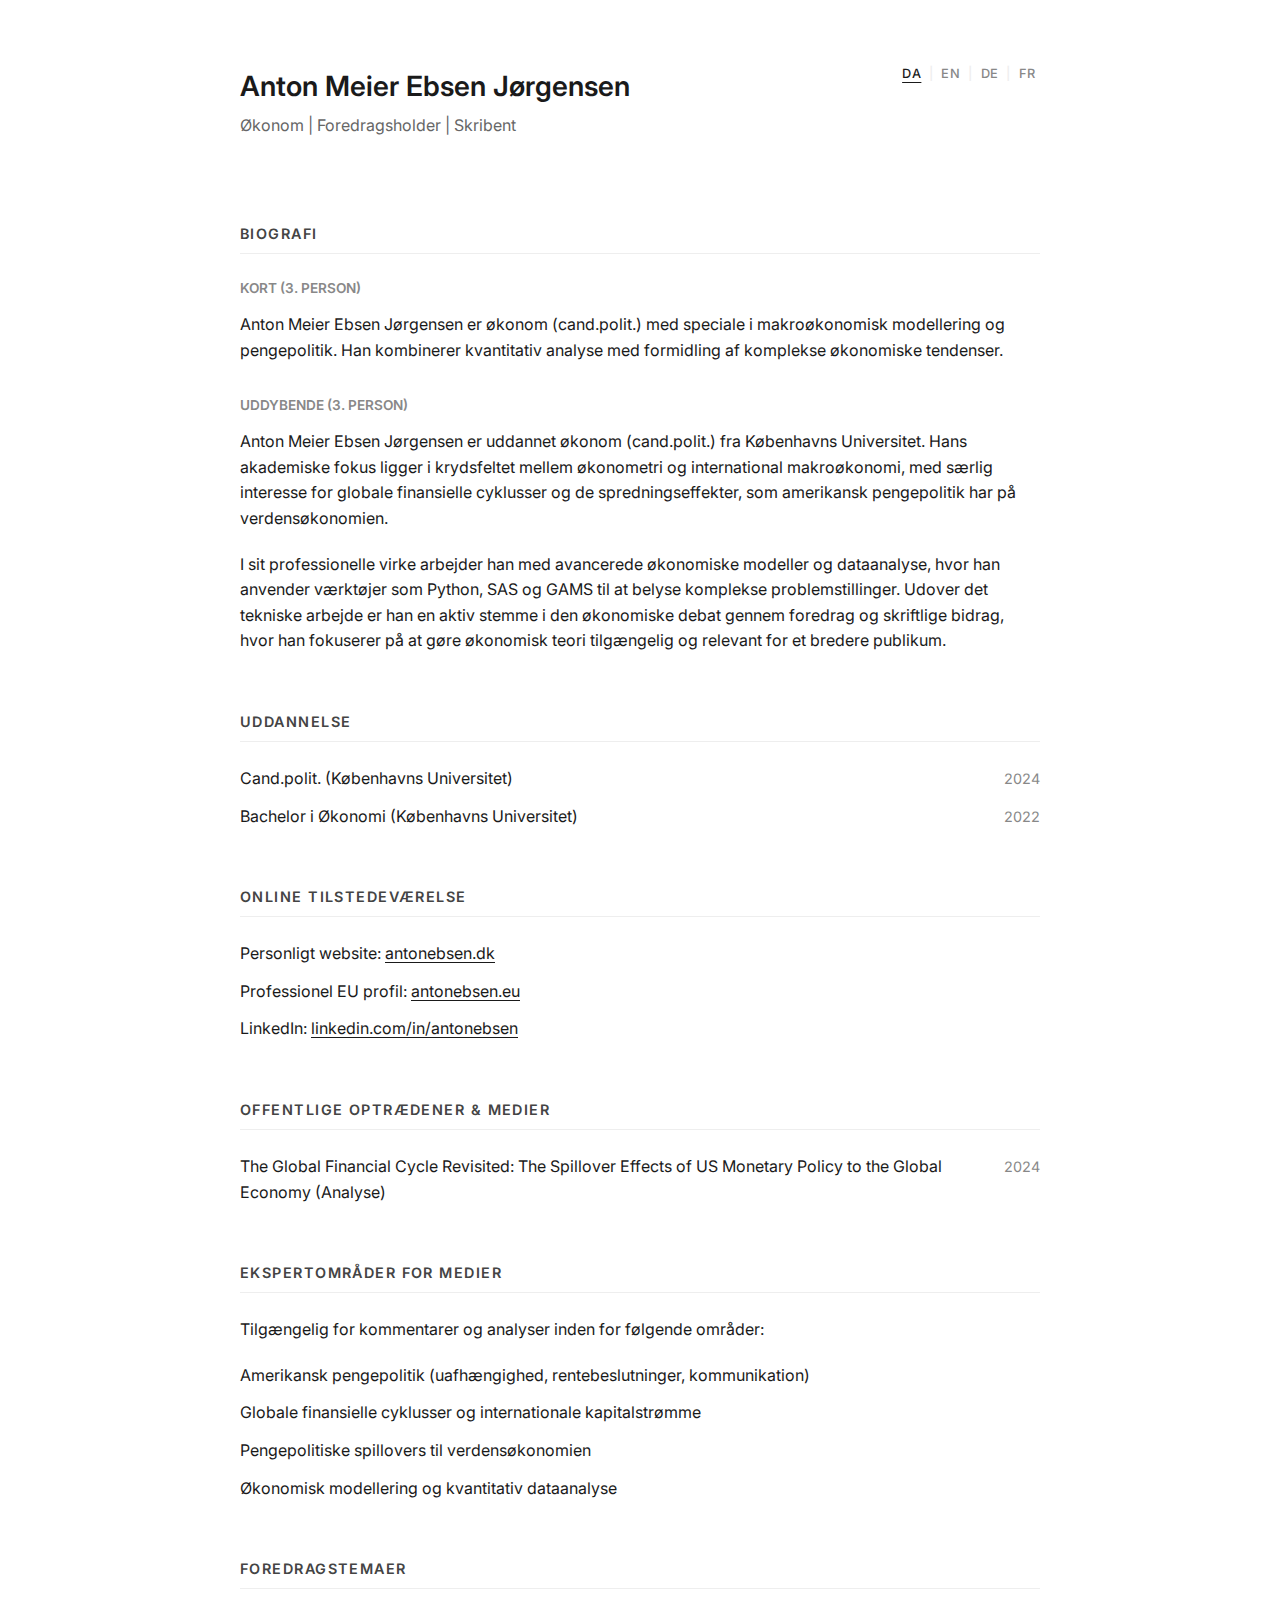
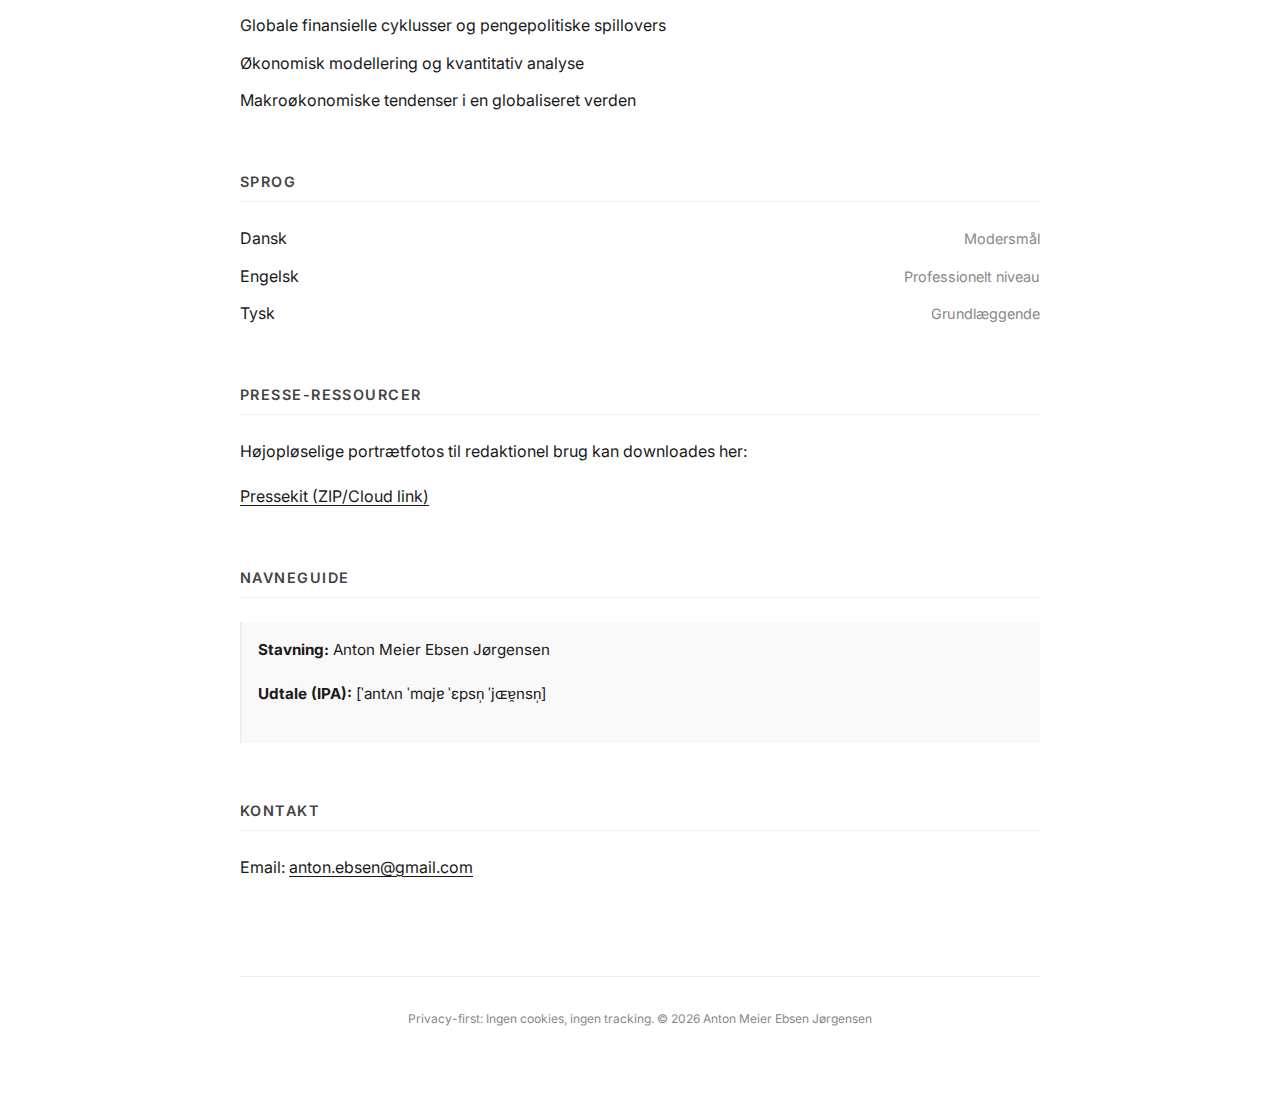
<file: index.html>
<!DOCTYPE html>
<html lang="da">

<head>
    <meta charset="UTF-8">
    <meta name="viewport" content="width=device-width, initial-scale=1.0">
    <title>Anton Meier Ebsen Jørgensen | Information</title>
    <meta name="description"
        content="Faktuel information om Anton Meier Ebsen Jørgensen – Økonom, foredragsholder og skribent.">

    <link rel="canonical" href="https://antonebsen.info/">
    <link rel="alternate" hreflang="da" href="https://antonebsen.info/">
    <link rel="alternate" hreflang="en" href="https://antonebsen.info/en/">
    <link rel="alternate" hreflang="de" href="https://antonebsen.info/de/">
    <link rel="alternate" hreflang="fr" href="https://antonebsen.info/fr/">
    <link rel="alternate" hreflang="x-default" href="https://antonebsen.info/">

    <!-- Open Graph / Facebook -->
    <meta property="og:type" content="website">
    <meta property="og:url" content="https://antonebsen.info/">
    <meta property="og:title" content="Anton Meier Ebsen Jørgensen | Information">
    <meta property="og:description"
        content="Faktuel information om Anton Meier Ebsen Jørgensen – Økonom, foredragsholder og skribent.">
    <meta property="og:image" content="https://antonebsen.info/og-card.png">
    <meta property="og:image:width" content="1200">
    <meta property="og:image:height" content="630">

    <!-- Twitter -->
    <meta property="twitter:card" content="summary_large_image">
    <meta property="twitter:url" content="https://antonebsen.info/">
    <meta property="twitter:title" content="Anton Meier Ebsen Jørgensen | Information">
    <meta property="twitter:description"
        content="Faktuel information om Anton Meier Ebsen Jørgensen – Økonom, foredragsholder og skribent.">
    <meta property="twitter:image" content="https://antonebsen.info/og-card.png">

    <link rel="stylesheet" href="style.css">
    <link rel="icon" type="image/svg+xml" href="/favicon.svg">
    <link rel="apple-touch-icon" href="/favicon.svg">
    <link rel="manifest" href="/site.webmanifest">
    <link rel="author" href="/humans.txt">
    <meta name="theme-color" content="#1a1a1a">
    <meta http-equiv="X-Content-Type-Options" content="nosniff">

    <!-- Performance Hints -->
    <link rel="preconnect" href="https://fonts.googleapis.com">
    <link rel="preconnect" href="https://fonts.gstatic.com" crossorigin>
    <link rel="preconnect" href="https://www.linkedin.com" crossorigin>
    <link rel="dns-prefetch" href="https://antonebsen.dk">
    <link rel="dns-prefetch" href="https://antonebsen.eu">

    <script type="application/ld+json">
    [
      {
        "@context": "https://schema.org",
        "@type": "Person",
        "name": "Anton Meier Ebsen Jørgensen",
        "jobTitle": "Economist",
        "url": "https://antonebsen.info",
        "sameAs": [
          "https://antonebsen.dk",
          "https://antonebsen.eu",
          "https://www.linkedin.com/in/antonebsen/"
        ],
        "alumniOf": {
          "@type": "CollegeOrUniversity",
          "name": "University of Copenhagen"
        }
      },
      {
        "@context": "https://schema.org",
        "@type": "WebSite",
        "url": "https://antonebsen.info",
        "name": "Anton Meier Ebsen Jørgensen | Information"
      },
      {
        "@context": "https://schema.org",
        "@type": "BreadcrumbList",
        "itemListElement": [{
          "@type": "ListItem",
          "position": 1,
          "name": "Sprog",
          "item": "https://antonebsen.info"
        }, {
          "@type": "ListItem",
          "position": 2,
          "name": "Dansk",
          "item": "https://antonebsen.info"
        }]
      }
    ]
    </script>
</head>

<body>
    <div class="container">
        <header>
            <div class="header-content">
                <h1>Anton Meier Ebsen Jørgensen</h1>
                <p class="subtitle">Økonom | Foredragsholder | Skribent</p>
            </div>
            <nav class="lang-switcher" aria-label="Sprogvælger">
                <a href="/" class="active" aria-current="page">DA</a>
                <span>|</span>
                <a href="/en/" aria-label="English version">EN</a>
                <span>|</span>
                <a href="/de/" aria-label="Deutsche Version">DE</a>
                <span>|</span>
                <a href="/fr/" aria-label="Version française">FR</a>
            </nav>
        </header>

        <main>
            <section id="biografi" class="bio-section">
                <h2>Biografi</h2>
                <div class="bio-content">
                    <h3>Kort (3. person)</h3>
                    <p>
                        Anton Meier Ebsen Jørgensen er økonom (cand.polit.) med speciale i makroøkonomisk modellering og
                        pengepolitik.
                        Han kombinerer kvantitativ analyse med formidling af komplekse økonomiske tendenser.
                    </p>
                </div>
                <div class="bio-content">
                    <h3>Uddybende (3. person)</h3>
                    <p>
                        Anton Meier Ebsen Jørgensen er uddannet økonom (cand.polit.) fra Københavns Universitet. Hans
                        akademiske fokus
                        ligger i krydsfeltet mellem økonometri og international makroøkonomi, med særlig interesse for
                        globale
                        finansielle cyklusser og de spredningseffekter, som amerikansk pengepolitik har på
                        verdensøkonomien.
                    </p>
                    <p>
                        I sit professionelle virke arbejder han med avancerede økonomiske modeller og dataanalyse, hvor
                        han
                        anvender
                        værktøjer som Python, SAS og GAMS til at belyse komplekse problemstillinger. Udover det tekniske
                        arbejde er
                        han en aktiv stemme i den økonomiske debat gennem foredrag og skriftlige bidrag, hvor han
                        fokuserer
                        på at
                        gøre økonomisk teori tilgængelig og relevant for et bredere publikum.
                    </p>
                </div>
            </section>

            <section id="uddannelse">
                <h2>Uddannelse</h2>
                <ul class="meta-list">
                    <li>
                        <span>Cand.polit. (Københavns Universitet)</span>
                        <span class="meta-value">2024</span>
                    </li>
                    <li>
                        <span>Bachelor i Økonomi (Københavns Universitet)</span>
                        <span class="meta-value">2022</span>
                    </li>
                </ul>
            </section>

            <section id="tilstedevaerelse">
                <h2>Online tilstedeværelse</h2>
                <ul>
                    <li>Personligt website: <a href="https://antonebsen.dk" target="_blank"
                            rel="noopener me">antonebsen.dk</a>
                    </li>
                    <li>Professionel EU profil: <a href="https://antonebsen.eu" target="_blank"
                            rel="noopener me">antonebsen.eu</a></li>
                    <li>LinkedIn: <a href="https://www.linkedin.com/in/antonebsen/" target="_blank"
                            rel="noopener me">linkedin.com/in/antonebsen</a></li>
                </ul>
            </section>

            <section id="medieoptraedener">
                <h2>Offentlige optrædener & medier</h2>
                <ul class="media-list">
                    <li>
                        <span>The Global Financial Cycle Revisited: The Spillover Effects of US Monetary Policy to the
                            Global Economy (Analyse)</span>
                        <span class="media-year">2024</span>
                    </li>
                    <!-- Flere optrædener kan tilføjes kronologisk her -->
                </ul>
            </section>

            <section id="ekspertomraader">
                <h2>Ekspertområder for medier</h2>
                <p>Tilgængelig for kommentarer og analyser inden for følgende områder:</p>
                <ul>
                    <li>Amerikansk pengepolitik (uafhængighed, rentebeslutninger, kommunikation)</li>
                    <li>Globale finansielle cyklusser og internationale kapitalstrømme</li>
                    <li>Pengepolitiske spillovers til verdensøkonomien</li>
                    <li>Økonomisk modellering og kvantitativ dataanalyse</li>
                </ul>
            </section>

            <section id="foredrag">
                <h2>Foredragstemaer</h2>
                <ul>
                    <li>Globale finansielle cyklusser og pengepolitiske spillovers</li>
                    <li>Økonomisk modellering og kvantitativ analyse</li>
                    <li>Makroøkonomiske tendenser i en globaliseret verden</li>
                </ul>
            </section>

            <section id="sprog">
                <h2>Sprog</h2>
                <ul class="meta-list">
                    <li><span>Dansk</span> <span class="meta-value">Modersmål</span></li>
                    <li><span>Engelsk</span> <span class="meta-value">Professionelt niveau</span></li>
                    <li><span>Tysk</span> <span class="meta-value">Grundlæggende</span></li>
                </ul>
            </section>

            <section id="presse">
                <h2>Presse-ressourcer</h2>
                <p>Højopløselige portrætfotos til redaktionel brug kan downloades her:</p>
                <ul>
                    <li><a href="#" target="_blank">Pressekit (ZIP/Cloud link)</a></li>
                </ul>
            </section>

            <section id="navneguide">
                <h2>Navneguide</h2>
                <div class="guide-box">
                    <p><strong>Stavning:</strong> Anton Meier Ebsen Jørgensen</p>
                    <p><strong>Udtale (IPA):</strong> [ˈantʌn ˈmɑjɐ ˈɛpsn̩ ˈjɶɐ̯nsn̩]</p>
                </div>
            </section>

            <section id="kontakt">
                <h2>Kontakt</h2>
                <p>Email: <a href="mailto:anton.ebsen@gmail.com" id="email-link">anton.ebsen@gmail.com</a><span
                        id="copy-msg" class="copy-feedback">Kopieret!</span></p>
            </section>
        </main>
        <footer>
            <p>Privacy-first: Ingen cookies, ingen tracking. &copy; 2026 Anton Meier Ebsen Jørgensen</p>
        </footer>
    </div>

    <script>
        // Service Worker registration with active update check
        if ('serviceWorker' in navigator) {
            window.addEventListener('load', () => {
                navigator.serviceWorker.register('/sw.js').then(reg => {
                    reg.addEventListener('updatefound', () => {
                        const newWorker = reg.installing;
                        newWorker.addEventListener('statechange', () => {
                            if (newWorker.state === 'installed' && navigator.serviceWorker.controller) {
                                window.location.reload();
                            }
                        });
                    });
                });
            });
        }

        // Email copy functionality
        document.getElementById('email-link').addEventListener('click', function (e) {
            e.preventDefault();
            const email = "anton.ebsen@gmail.com";
            navigator.clipboard.writeText(email).then(() => {
                const msg = document.getElementById('copy-msg');
                msg.classList.add('show');
                setTimeout(() => msg.classList.remove('show'), 2000);
            });
        });
    </script>
</body>

</html>
</file>
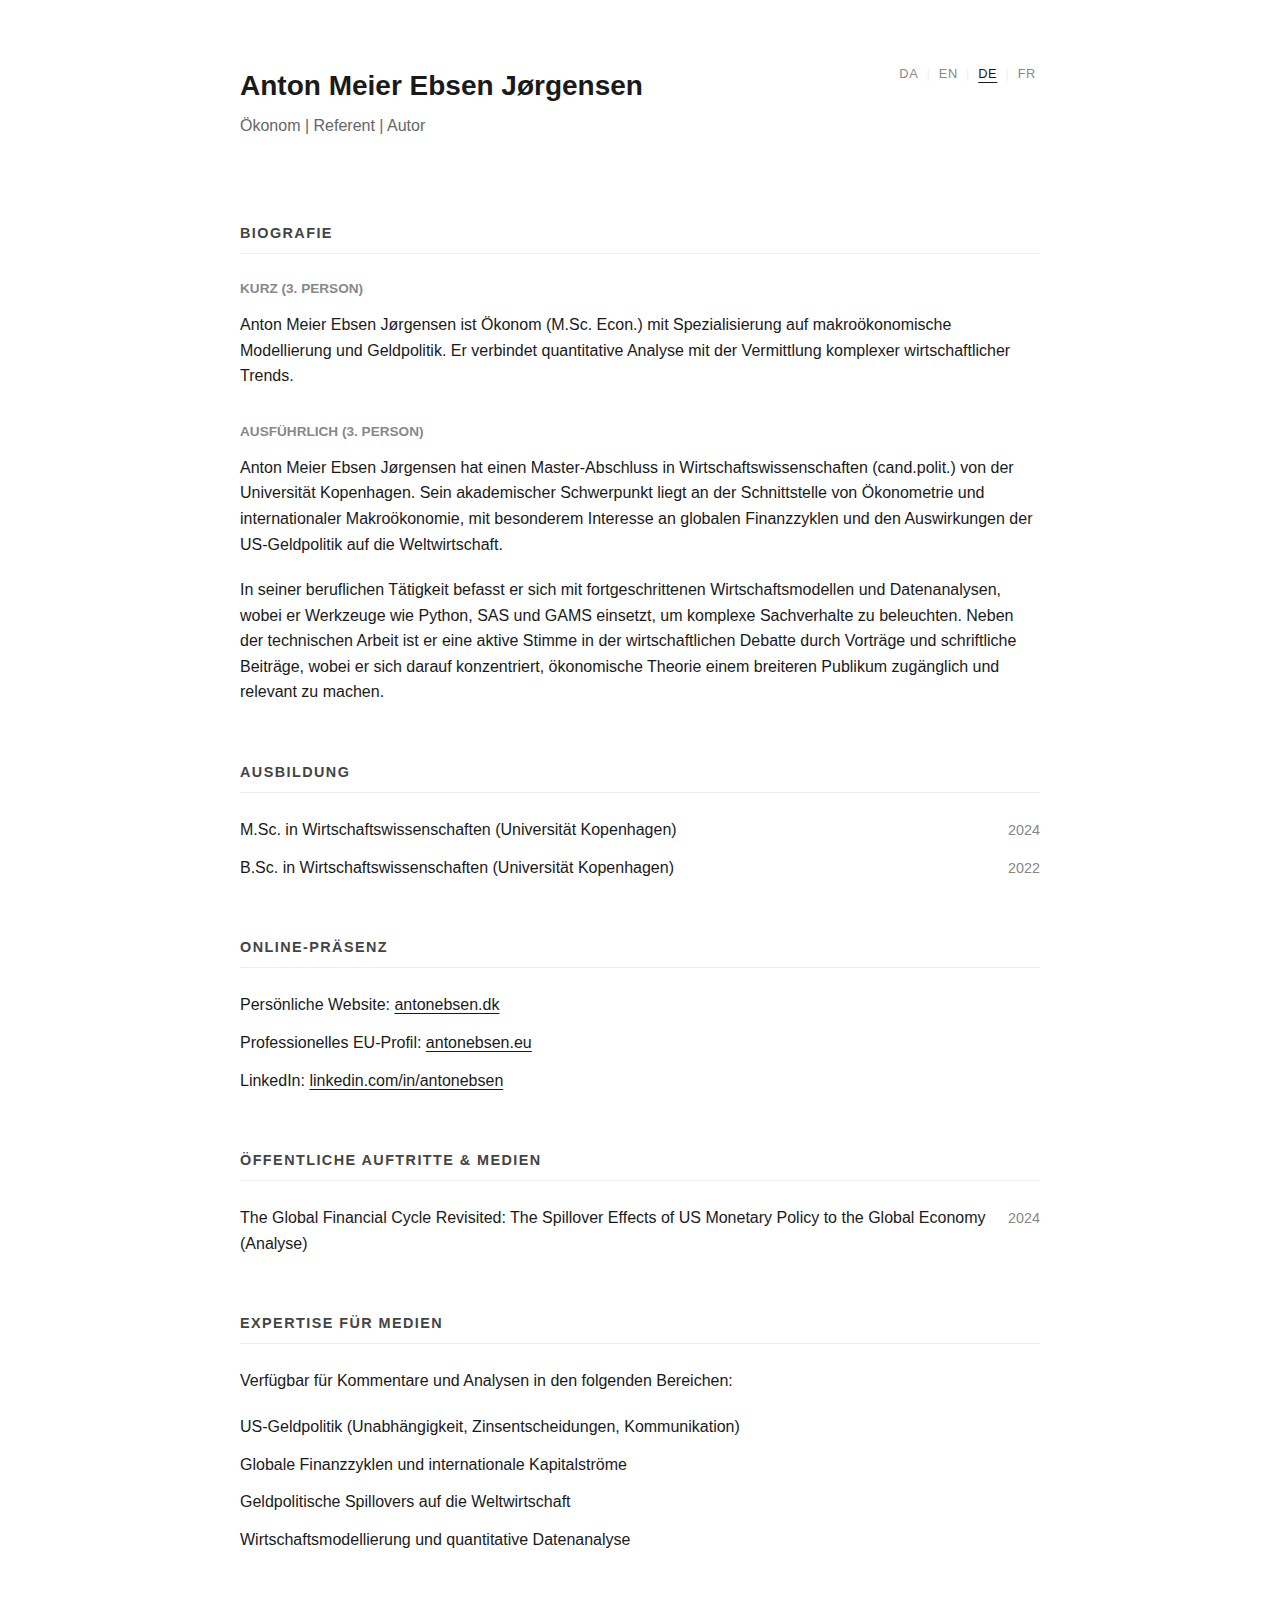
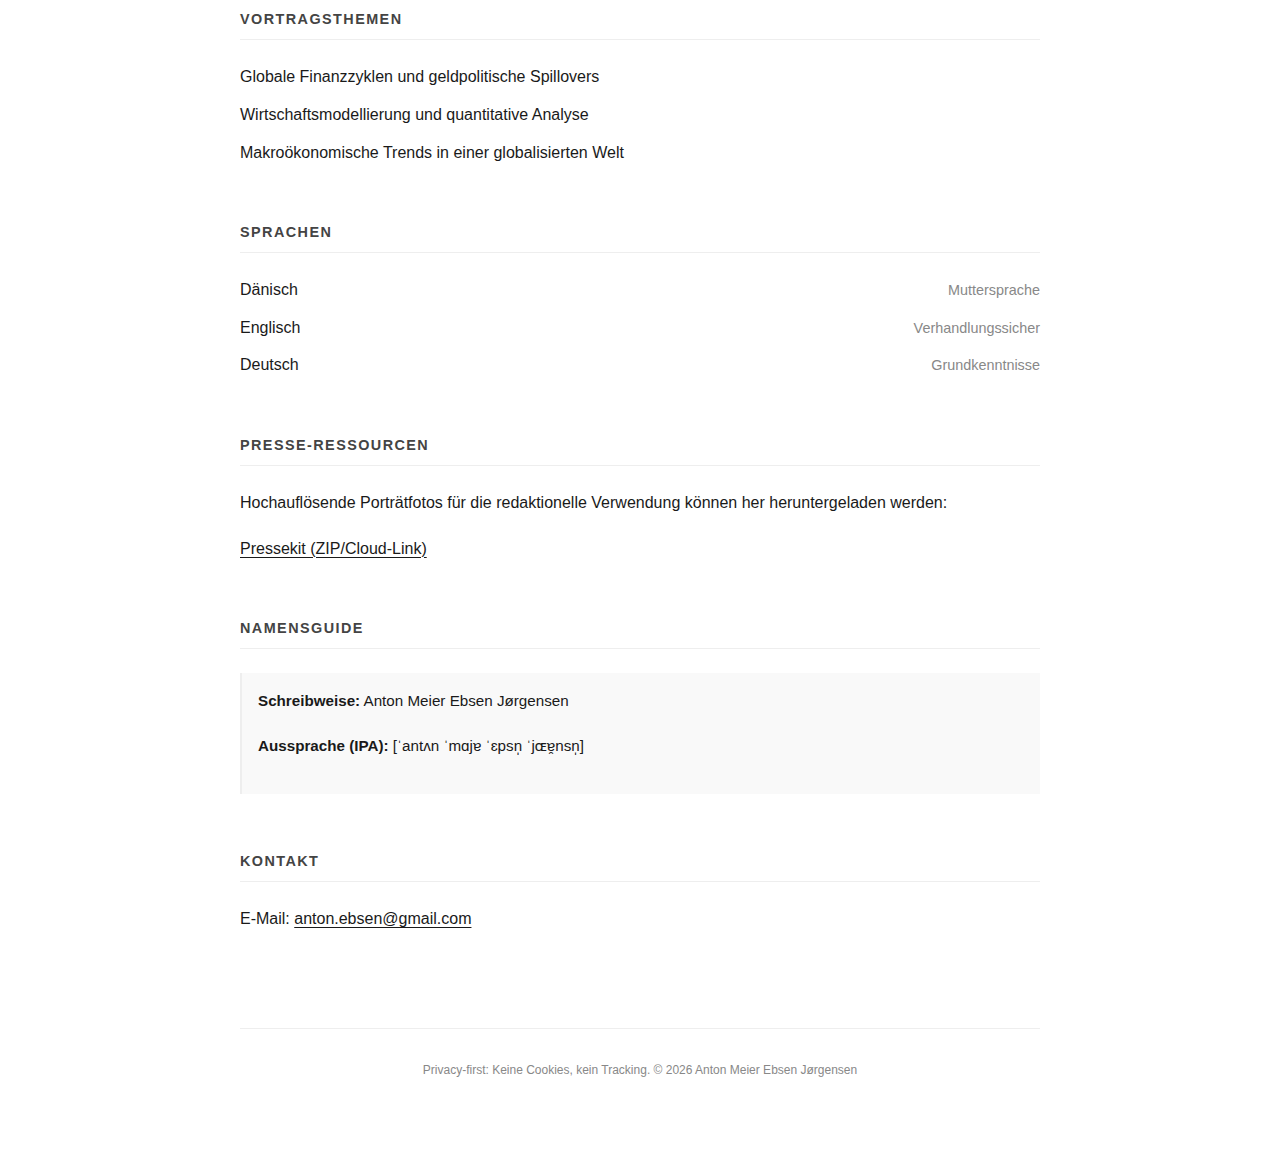
<file: de/index.html>
<!DOCTYPE html>
<html lang="de">

<head>
    <meta charset="UTF-8">
    <meta name="viewport" content="width=device-width, initial-scale=1.0">
    <title>Anton Meier Ebsen Jørgensen | Informationen</title>
    <meta name="description"
        content="Sachliche Informationen über Anton Meier Ebsen Jørgensen – Ökonom, Referent und Autor.">

    <link rel="canonical" href="https://antonebsen.info/de/">
    <link rel="alternate" hreflang="da" href="https://antonebsen.info/">
    <link rel="alternate" hreflang="en" href="https://antonebsen.info/en/">
    <link rel="alternate" hreflang="de" href="https://antonebsen.info/de/">
    <link rel="alternate" hreflang="fr" href="https://antonebsen.info/fr/">
    <link rel="alternate" hreflang="x-default" href="https://antonebsen.info/">

    <!-- Open Graph / Facebook -->
    <meta property="og:type" content="website">
    <meta property="og:url" content="https://antonebsen.info/de/">
    <meta property="og:title" content="Anton Meier Ebsen Jørgensen | Informationen">
    <meta property="og:description"
        content="Sachliche Informationen über Anton Meier Ebsen Jørgensen – Ökonom, Referent und Autor.">
    <meta property="og:image" content="https://antonebsen.info/og-card.png">
    <meta property="og:image:width" content="1200">
    <meta property="og:image:height" content="630">

    <!-- Twitter -->
    <meta property="twitter:card" content="summary_large_image">
    <meta property="twitter:url" content="https://antonebsen.info/de/">
    <meta property="twitter:title" content="Anton Meier Ebsen Jørgensen | Informationen">
    <meta property="twitter:description"
        content="Sachliche Informationen über Anton Meier Ebsen Jørgensen – Ökonom, Referent und Autor.">
    <meta property="twitter:image" content="https://antonebsen.info/og-card.png">

    <link rel="stylesheet" href="../style.css">
    <link rel="icon" type="image/svg+xml" href="/favicon.svg">
    <link rel="apple-touch-icon" href="/favicon.svg">
    <link rel="manifest" href="/site.webmanifest">
    <link rel="author" href="/humans.txt">
    <meta name="theme-color" content="#1a1a1a">
    <meta http-equiv="X-Content-Type-Options" content="nosniff">

    <!-- Performance Hints -->
    <link rel="preconnect" href="https://fonts.googleapis.com">
    <link rel="preconnect" href="https://fonts.gstatic.com" crossorigin>
    <link rel="preconnect" href="https://www.linkedin.com" crossorigin>
    <link rel="dns-prefetch" href="https://antonebsen.dk">
    <link rel="dns-prefetch" href="https://antonebsen.eu">

    <script type="application/ld+json">
    [
      {
        "@context": "https://schema.org",
        "@type": "Person",
        "name": "Anton Meier Ebsen Jørgensen",
        "jobTitle": "Economist",
        "url": "https://antonebsen.info/de/",
        "sameAs": [
          "https://antonebsen.dk",
          "https://antonebsen.eu",
          "https://www.linkedin.com/in/antonebsen/"
        ],
        "alumniOf": {
          "@type": "CollegeOrUniversity",
          "name": "University of Copenhagen"
        }
      },
      {
        "@context": "https://schema.org",
        "@type": "WebSite",
        "url": "https://antonebsen.info/de/",
        "name": "Anton Meier Ebsen Jørgensen | Informationen"
      },
      {
        "@context": "https://schema.org",
        "@type": "BreadcrumbList",
        "itemListElement": [{
          "@type": "ListItem",
          "position": 1,
          "name": "Sprache",
          "item": "https://antonebsen.info"
        }, {
          "@type": "ListItem",
          "position": 2,
          "name": "Deutsch",
          "item": "https://antonebsen.info/de/"
        }]
      }
    ]
    </script>
</head>

<body>
    <div class="container">
        <header>
            <div class="header-content">
                <h1>Anton Meier Ebsen Jørgensen</h1>
                <p class="subtitle">Ökonom | Referent | Autor</p>
            </div>
            <nav class="lang-switcher" aria-label="Sprachauswahl">
                <a href="/" aria-label="Dänische Version">DA</a>
                <span>|</span>
                <a href="/en/" aria-label="Englische Version">EN</a>
                <span>|</span>
                <a href="/de/" class="active" aria-current="page">DE</a>
                <span>|</span>
                <a href="/fr/" aria-label="Französische Version">FR</a>
            </nav>
        </header>

        <main>
            <section id="biografie" class="bio-section">
                <h2>Biografie</h2>
                <div class="bio-content">
                    <h3>Kurz (3. Person)</h3>
                    <p>
                        Anton Meier Ebsen Jørgensen ist Ökonom (M.Sc. Econ.) mit Spezialisierung auf makroökonomische
                        Modellierung und Geldpolitik.
                        Er verbindet quantitative Analyse mit der Vermittlung komplexer wirtschaftlicher Trends.
                    </p>
                </div>
                <div class="bio-content">
                    <h3>Ausführlich (3. Person)</h3>
                    <p>
                        Anton Meier Ebsen Jørgensen hat einen Master-Abschluss in Wirtschaftswissenschaften
                        (cand.polit.)
                        von der Universität Kopenhagen.
                        Sein akademischer Schwerpunkt liegt an der Schnittstelle von Ökonometrie und internationaler
                        Makroökonomie, mit besonderem
                        Interesse an globalen Finanzzyklen und den Auswirkungen der US-Geldpolitik auf die
                        Weltwirtschaft.
                    </p>
                    <p>
                        In seiner beruflichen Tätigkeit befasst er sich mit fortgeschrittenen Wirtschaftsmodellen und
                        Datenanalysen, wobei er
                        Werkzeuge wie Python, SAS und GAMS einsetzt, um komplexe Sachverhalte zu beleuchten. Neben der
                        technischen Arbeit ist
                        er eine aktive Stimme in der wirtschaftlichen Debatte durch Vorträge und schriftliche Beiträge,
                        wobei er sich darauf
                        konzentriert, ökonomische Theorie einem breiteren Publikum zugänglich und relevant zu machen.
                    </p>
                </div>
            </section>

            <section id="ausbildung">
                <h2>Ausbildung</h2>
                <ul class="meta-list">
                    <li>
                        <span>M.Sc. in Wirtschaftswissenschaften (Universität Kopenhagen)</span>
                        <span class="meta-value">2024</span>
                    </li>
                    <li>
                        <span>B.Sc. in Wirtschaftswissenschaften (Universität Kopenhagen)</span>
                        <span class="meta-value">2022</span>
                    </li>
                </ul>
            </section>

            <section id="praesenz">
                <h2>Online-Präsenz</h2>
                <ul>
                    <li>Persönliche Website: <a href="https://antonebsen.dk" target="_blank"
                            rel="noopener me">antonebsen.dk</a></li>
                    <li>Professionelles EU-Profil: <a href="https://antonebsen.eu" target="_blank"
                            rel="noopener me">antonebsen.eu</a></li>
                    <li>LinkedIn: <a href="https://www.linkedin.com/in/antonebsen/" target="_blank"
                            rel="noopener me">linkedin.com/in/antonebsen</a></li>
                </ul>
            </section>

            <section id="medien">
                <h2>Öffentliche Auftritte & Medien</h2>
                <ul class="media-list">
                    <li>
                        <span>The Global Financial Cycle Revisited: The Spillover Effects of US Monetary Policy to the
                            Global Economy (Analyse)</span>
                        <span class="media-year">2024</span>
                    </li>
                </ul>
            </section>

            <section id="expertise">
                <h2>Expertise für Medien</h2>
                <p>Verfügbar für Kommentare und Analysen in den folgenden Bereichen:</p>
                <ul>
                    <li>US-Geldpolitik (Unabhängigkeit, Zinsentscheidungen, Kommunikation)</li>
                    <li>Globale Finanzzyklen und internationale Kapitalströme</li>
                    <li>Geldpolitische Spillovers auf die Weltwirtschaft</li>
                    <li>Wirtschaftsmodellierung und quantitative Datenanalyse</li>
                </ul>
            </section>

            <section id="vortraege">
                <h2>Vortragsthemen</h2>
                <ul>
                    <li>Globale Finanzzyklen und geldpolitische Spillovers</li>
                    <li>Wirtschaftsmodellierung und quantitative Analyse</li>
                    <li>Makroökonomische Trends in einer globalisierten Welt</li>
                </ul>
            </section>

            <section id="sprachen">
                <h2>Sprachen</h2>
                <ul class="meta-list">
                    <li><span>Dänisch</span> <span class="meta-value">Muttersprache</span></li>
                    <li><span>Englisch</span> <span class="meta-value">Verhandlungssicher</span></li>
                    <li><span>Deutsch</span> <span class="meta-value">Grundkenntnisse</span></li>
                </ul>
            </section>

            <section id="presse">
                <h2>Presse-Ressourcen</h2>
                <p>Hochauflösende Porträtfotos für die redaktionelle Verwendung können her heruntergeladen werden:</p>
                <ul>
                    <li><a href="#" target="_blank">Pressekit (ZIP/Cloud-Link)</a></li>
                </ul>
            </section>

            <section id="namensguide">
                <h2>Namensguide</h2>
                <div class="guide-box">
                    <p><strong>Schreibweise:</strong> Anton Meier Ebsen Jørgensen</p>
                    <p><strong>Aussprache (IPA):</strong> [ˈantʌn ˈmɑjɐ ˈɛpsn̩ ˈjɶɐ̯nsn̩]</p>
                </div>
            </section>

            <section id="kontakt">
                <h2>Kontakt</h2>
                <p>E-Mail: <a href="mailto:anton.ebsen@gmail.com" id="email-link">anton.ebsen@gmail.com</a><span
                        id="copy-msg" class="copy-feedback">Kopiert!</span></p>
            </section>
        </main>
        <footer>
            <p>Privacy-first: Keine Cookies, kein Tracking. &copy; 2026 Anton Meier Ebsen Jørgensen</p>
        </footer>
    </div>

    <script>
        if ('serviceWorker' in navigator) {
            window.addEventListener('load', () => {
                navigator.serviceWorker.register('/sw.js').then(reg => {
                    reg.addEventListener('updatefound', () => {
                        const newWorker = reg.installing;
                        newWorker.addEventListener('statechange', () => {
                            if (newWorker.state === 'installed' && navigator.serviceWorker.controller) {
                                window.location.reload();
                            }
                        });
                    });
                });
            });
        }

        document.getElementById('email-link').addEventListener('click', function (e) {
            e.preventDefault();
            const email = "anton.ebsen@gmail.com";
            navigator.clipboard.writeText(email).then(() => {
                const msg = document.getElementById('copy-msg');
                msg.classList.add('show');
                setTimeout(() => msg.classList.remove('show'), 2000);
            });
        });
    </script>
</body>

</html>
</file>
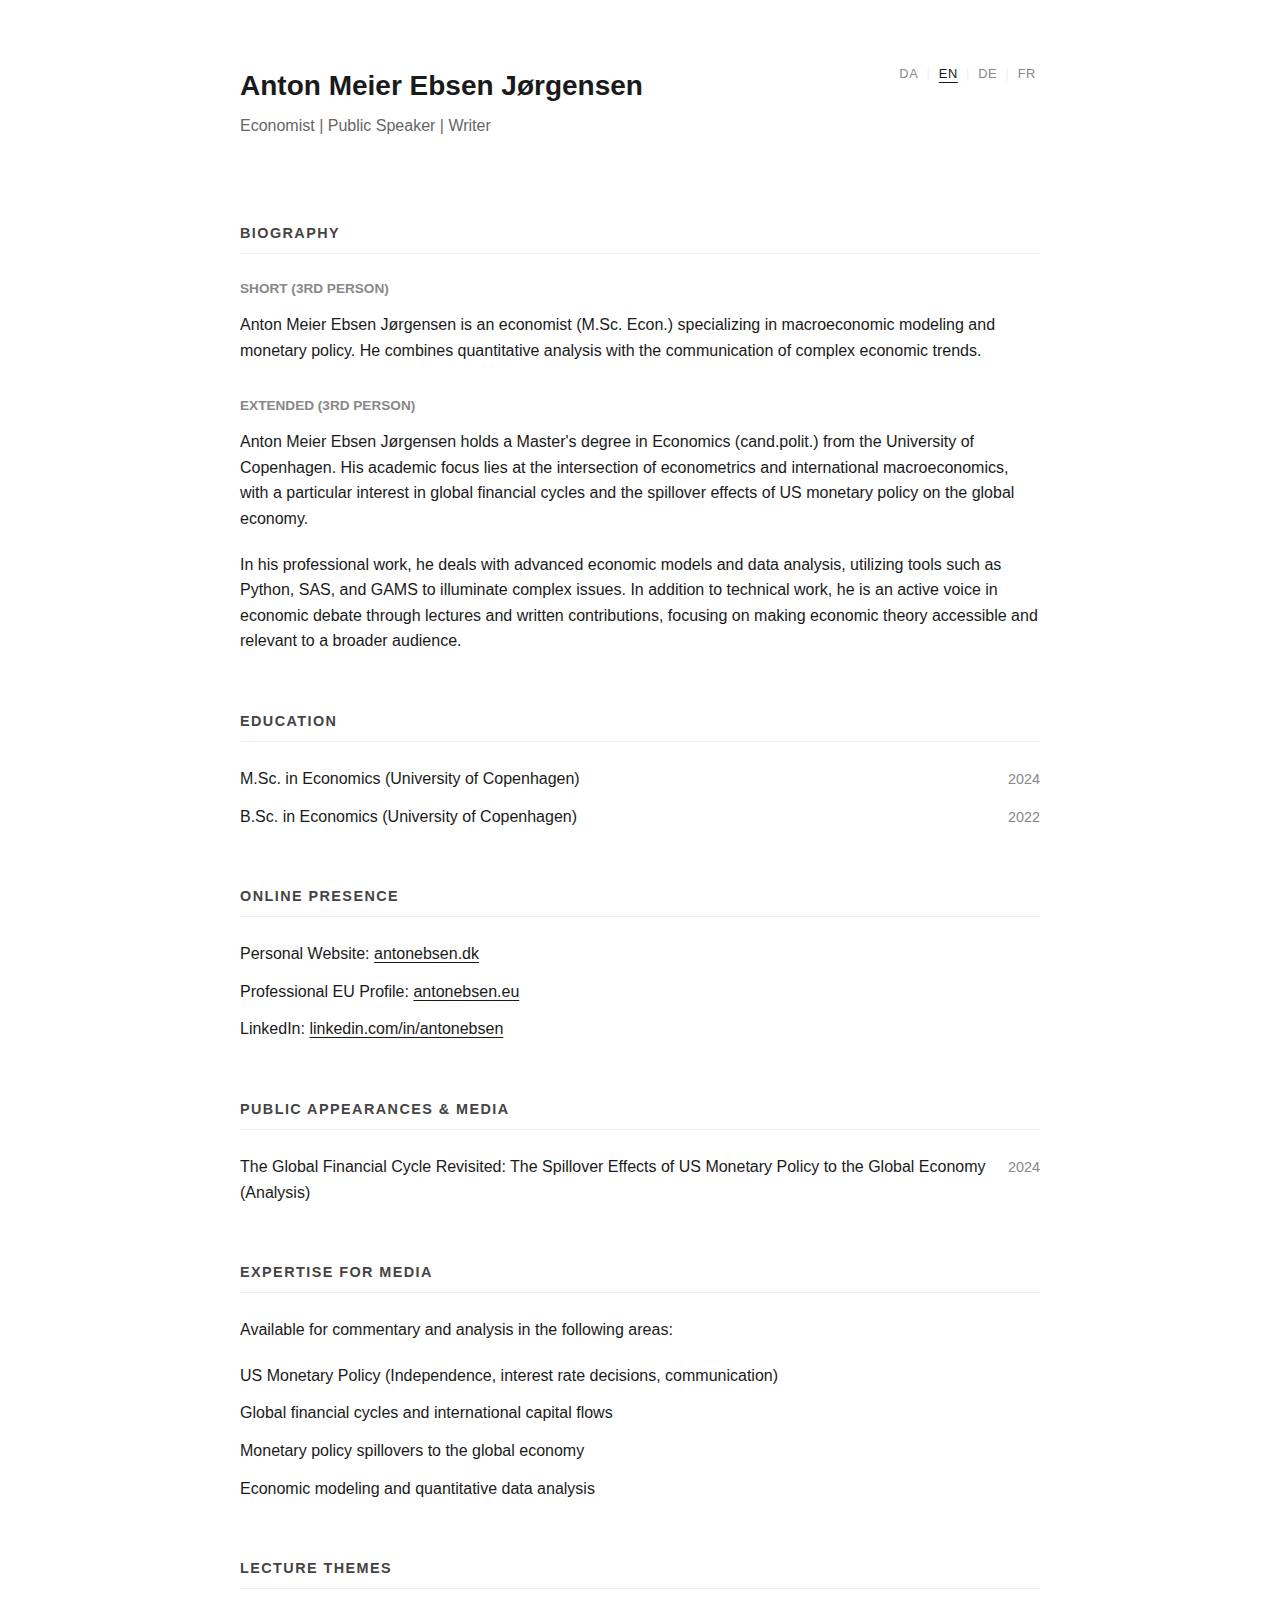
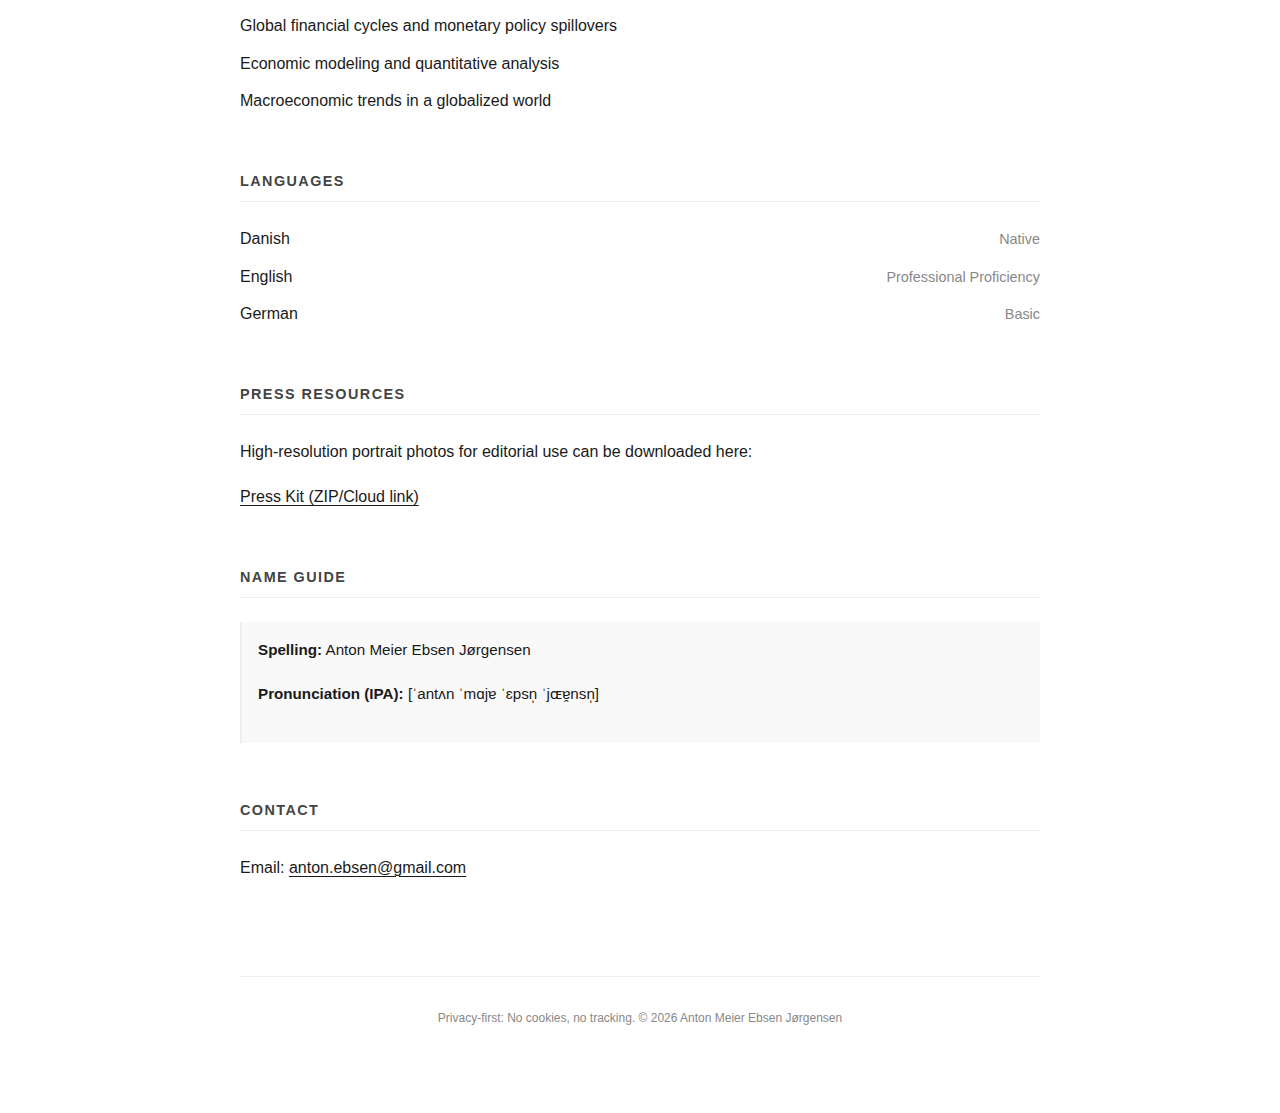
<file: en/index.html>
<!DOCTYPE html>
<html lang="en">

<head>
    <meta charset="UTF-8">
    <meta name="viewport" content="width=device-width, initial-scale=1.0">
    <title>Anton Meier Ebsen Jørgensen | Information</title>
    <meta name="description"
        content="Factual information about Anton Meier Ebsen Jørgensen – Economist, Speaker, and Writer.">

    <link rel="canonical" href="https://antonebsen.info/en/">
    <link rel="alternate" hreflang="da" href="https://antonebsen.info/">
    <link rel="alternate" hreflang="en" href="https://antonebsen.info/en/">
    <link rel="alternate" hreflang="de" href="https://antonebsen.info/de/">
    <link rel="alternate" hreflang="fr" href="https://antonebsen.info/fr/">
    <link rel="alternate" hreflang="x-default" href="https://antonebsen.info/">

    <!-- Open Graph / Facebook -->
    <meta property="og:type" content="website">
    <meta property="og:url" content="https://antonebsen.info/en/">
    <meta property="og:title" content="Anton Meier Ebsen Jørgensen | Information">
    <meta property="og:description"
        content="Factual information about Anton Meier Ebsen Jørgensen – Economist, Speaker, and Writer.">
    <meta property="og:image" content="https://antonebsen.info/og-card.png">
    <meta property="og:image:width" content="1200">
    <meta property="og:image:height" content="630">

    <!-- Twitter -->
    <meta property="twitter:card" content="summary_large_image">
    <meta property="twitter:url" content="https://antonebsen.info/en/">
    <meta property="twitter:title" content="Anton Meier Ebsen Jørgensen | Information">
    <meta property="twitter:description"
        content="Factual information about Anton Meier Ebsen Jørgensen – Economist, Speaker, and Writer.">
    <meta property="twitter:image" content="https://antonebsen.info/og-card.png">

    <link rel="stylesheet" href="../style.css">
    <link rel="icon" type="image/svg+xml" href="/favicon.svg">
    <link rel="apple-touch-icon" href="/favicon.svg">
    <link rel="manifest" href="/site.webmanifest">
    <link rel="author" href="/humans.txt">
    <meta name="theme-color" content="#1a1a1a">
    <meta http-equiv="X-Content-Type-Options" content="nosniff">

    <!-- Performance Hints -->
    <link rel="preconnect" href="https://fonts.googleapis.com">
    <link rel="preconnect" href="https://fonts.gstatic.com" crossorigin>
    <link rel="preconnect" href="https://www.linkedin.com" crossorigin>
    <link rel="dns-prefetch" href="https://antonebsen.dk">
    <link rel="dns-prefetch" href="https://antonebsen.eu">

    <script type="application/ld+json">
    [
      {
        "@context": "https://schema.org",
        "@type": "Person",
        "name": "Anton Meier Ebsen Jørgensen",
        "jobTitle": "Economist",
        "url": "https://antonebsen.info/en/",
        "sameAs": [
          "https://antonebsen.dk",
          "https://antonebsen.eu",
          "https://www.linkedin.com/in/antonebsen/"
        ],
        "alumniOf": {
          "@type": "CollegeOrUniversity",
          "name": "University of Copenhagen"
        }
      },
      {
        "@context": "https://schema.org",
        "@type": "WebSite",
        "url": "https://antonebsen.info/en/",
        "name": "Anton Meier Ebsen Jørgensen | Information"
      },
      {
        "@context": "https://schema.org",
        "@type": "BreadcrumbList",
        "itemListElement": [{
          "@type": "ListItem",
          "position": 1,
          "name": "Language",
          "item": "https://antonebsen.info"
        }, {
          "@type": "ListItem",
          "position": 2,
          "name": "English",
          "item": "https://antonebsen.info/en/"
        }]
      }
    ]
    </script>
</head>

<body>
    <div class="container">
        <header>
            <div class="header-content">
                <h1>Anton Meier Ebsen Jørgensen</h1>
                <p class="subtitle">Economist | Public Speaker | Writer</p>
            </div>
            <nav class="lang-switcher" aria-label="Language selector">
                <a href="/" aria-label="Danish version">DA</a>
                <span>|</span>
                <a href="/en/" class="active" aria-current="page">EN</a>
                <span>|</span>
                <a href="/de/" aria-label="German version">DE</a>
                <span>|</span>
                <a href="/fr/" aria-label="French version">FR</a>
            </nav>
        </header>

        <main>
            <section id="biography" class="bio-section">
                <h2>Biography</h2>
                <div class="bio-content">
                    <h3>Short (3rd person)</h3>
                    <p>
                        Anton Meier Ebsen Jørgensen is an economist (M.Sc. Econ.) specializing in macroeconomic modeling
                        and
                        monetary policy.
                        He combines quantitative analysis with the communication of complex economic trends.
                    </p>
                </div>
                <div class="bio-content">
                    <h3>Extended (3rd person)</h3>
                    <p>
                        Anton Meier Ebsen Jørgensen holds a Master's degree in Economics (cand.polit.) from the
                        University
                        of Copenhagen.
                        His academic focus lies at the intersection of econometrics and international macroeconomics,
                        with a
                        particular
                        interest in global financial cycles and the spillover effects of US monetary policy on the
                        global
                        economy.
                    </p>
                    <p>
                        In his professional work, he deals with advanced economic models and data analysis, utilizing
                        tools
                        such as
                        Python, SAS, and GAMS to illuminate complex issues. In addition to technical work, he is an
                        active
                        voice
                        in economic debate through lectures and written contributions, focusing on making economic
                        theory
                        accessible
                        and relevant to a broader audience.
                    </p>
                </div>
            </section>

            <section id="education">
                <h2>Education</h2>
                <ul class="meta-list">
                    <li>
                        <span>M.Sc. in Economics (University of Copenhagen)</span>
                        <span class="meta-value">2024</span>
                    </li>
                    <li>
                        <span>B.Sc. in Economics (University of Copenhagen)</span>
                        <span class="meta-value">2022</span>
                    </li>
                </ul>
            </section>

            <section id="presence">
                <h2>Online Presence</h2>
                <ul>
                    <li>Personal Website: <a href="https://antonebsen.dk" target="_blank"
                            rel="noopener me">antonebsen.dk</a>
                    </li>
                    <li>Professional EU Profile: <a href="https://antonebsen.eu" target="_blank"
                            rel="noopener me">antonebsen.eu</a></li>
                    <li>LinkedIn: <a href="https://www.linkedin.com/in/antonebsen/" target="_blank"
                            rel="noopener me">linkedin.com/in/antonebsen</a></li>
                </ul>
            </section>

            <section id="media">
                <h2>Public Appearances & Media</h2>
                <ul class="media-list">
                    <li>
                        <span>The Global Financial Cycle Revisited: The Spillover Effects of US Monetary Policy to the
                            Global Economy (Analysis)</span>
                        <span class="media-year">2024</span>
                    </li>
                </ul>
            </section>

            <section id="expertise">
                <h2>Expertise for Media</h2>
                <p>Available for commentary and analysis in the following areas:</p>
                <ul>
                    <li>US Monetary Policy (Independence, interest rate decisions, communication)</li>
                    <li>Global financial cycles and international capital flows</li>
                    <li>Monetary policy spillovers to the global economy</li>
                    <li>Economic modeling and quantitative data analysis</li>
                </ul>
            </section>

            <section id="talks">
                <h2>Lecture Themes</h2>
                <ul>
                    <li>Global financial cycles and monetary policy spillovers</li>
                    <li>Economic modeling and quantitative analysis</li>
                    <li>Macroeconomic trends in a globalized world</li>
                </ul>
            </section>

            <section id="languages">
                <h2>Languages</h2>
                <ul class="meta-list">
                    <li><span>Danish</span> <span class="meta-value">Native</span></li>
                    <li><span>English</span> <span class="meta-value">Professional Proficiency</span></li>
                    <li><span>German</span> <span class="meta-value">Basic</span></li>
                </ul>
            </section>

            <section id="press">
                <h2>Press Resources</h2>
                <p>High-resolution portrait photos for editorial use can be downloaded here:</p>
                <ul>
                    <li><a href="#" target="_blank">Press Kit (ZIP/Cloud link)</a></li>
                </ul>
            </section>

            <section id="nameguide">
                <h2>Name Guide</h2>
                <div class="guide-box">
                    <p><strong>Spelling:</strong> Anton Meier Ebsen Jørgensen</p>
                    <p><strong>Pronunciation (IPA):</strong> [ˈantʌn ˈmɑjɐ ˈɛpsn̩ ˈjɶɐ̯nsn̩]</p>
                </div>
            </section>

            <section id="contact">
                <h2>Contact</h2>
                <p>Email: <a href="mailto:anton.ebsen@gmail.com" id="email-link">anton.ebsen@gmail.com</a><span
                        id="copy-msg" class="copy-feedback">Copied!</span></p>
            </section>
        </main>
        <footer>
            <p>Privacy-first: No cookies, no tracking. &copy; 2026 Anton Meier Ebsen Jørgensen</p>
        </footer>
    </div>

    <script>
        if ('serviceWorker' in navigator) {
            window.addEventListener('load', () => {
                navigator.serviceWorker.register('/sw.js').then(reg => {
                    reg.addEventListener('updatefound', () => {
                        const newWorker = reg.installing;
                        newWorker.addEventListener('statechange', () => {
                            if (newWorker.state === 'installed' && navigator.serviceWorker.controller) {
                                window.location.reload();
                            }
                        });
                    });
                });
            });
        }

        document.getElementById('email-link').addEventListener('click', function (e) {
            e.preventDefault();
            const email = "anton.ebsen@gmail.com";
            navigator.clipboard.writeText(email).then(() => {
                const msg = document.getElementById('copy-msg');
                msg.classList.add('show');
                setTimeout(() => msg.classList.remove('show'), 2000);
            });
        });
    </script>
</body>

</html>
</file>
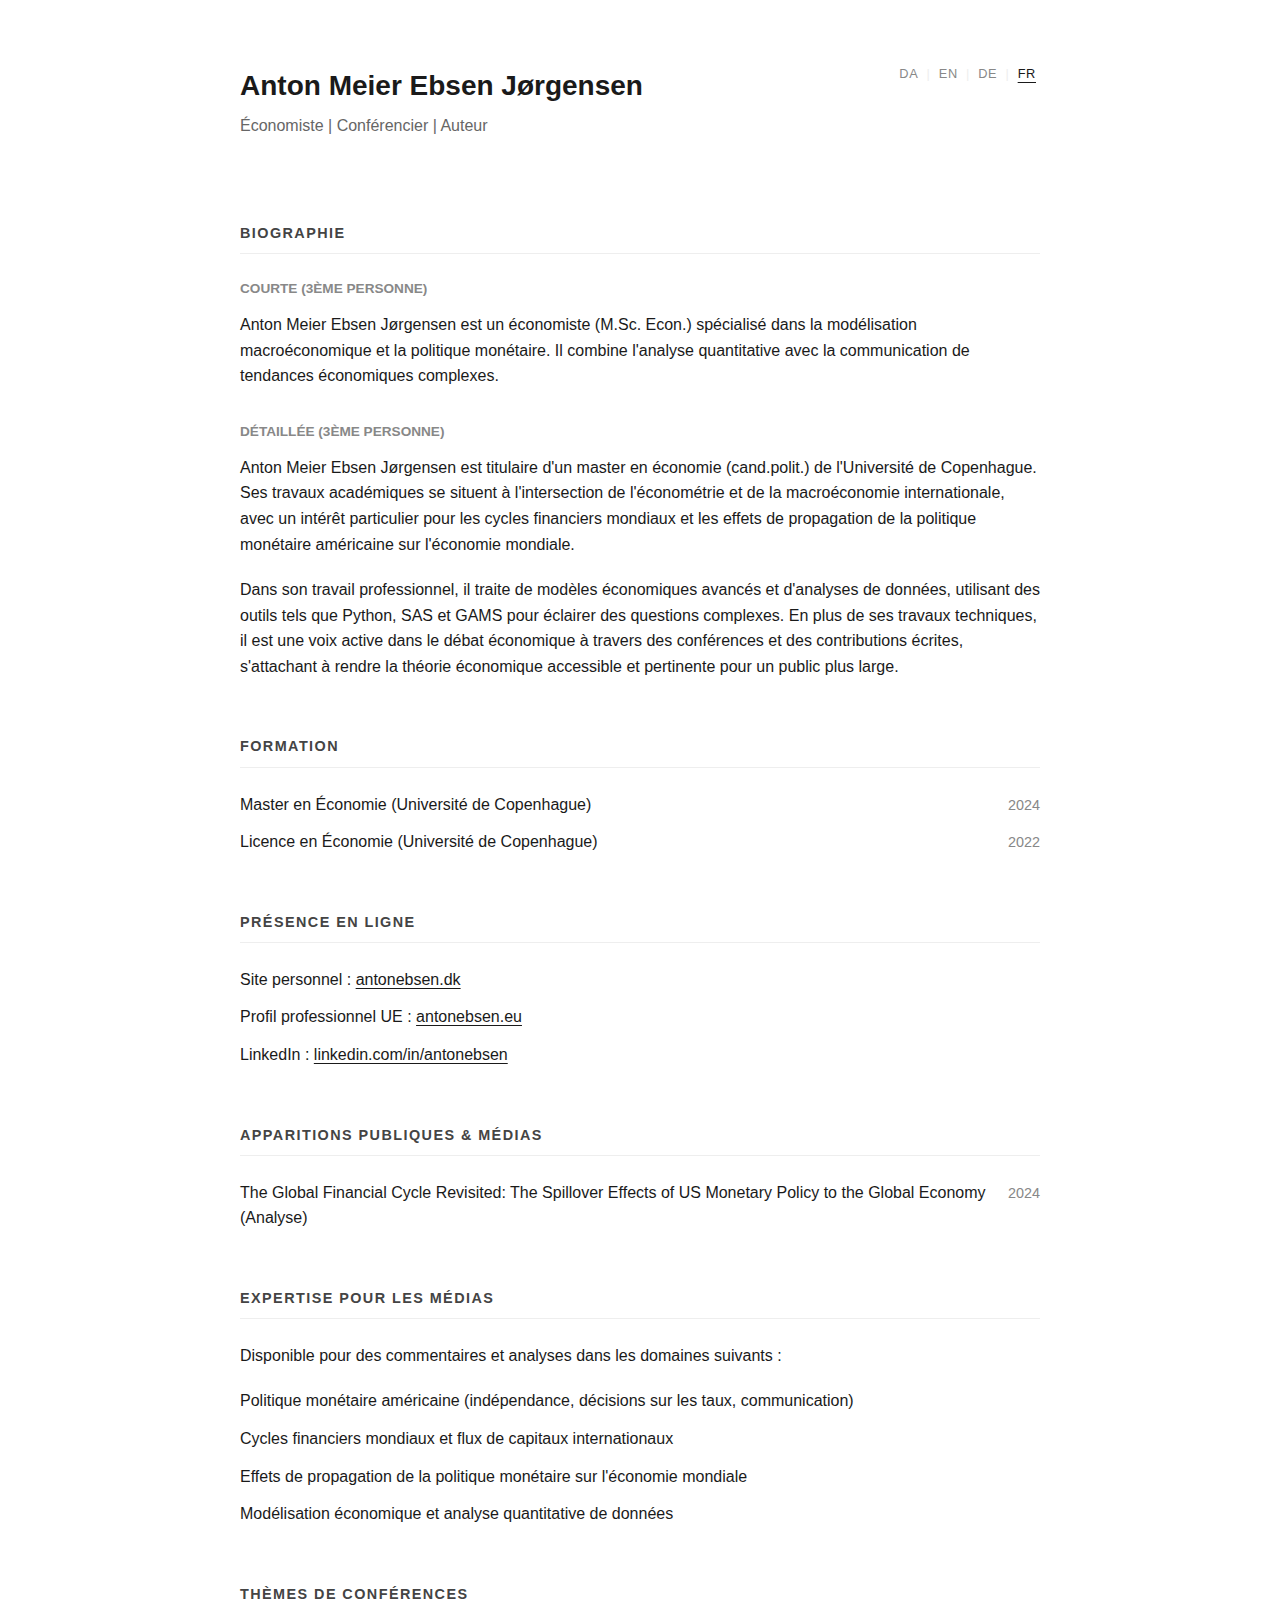
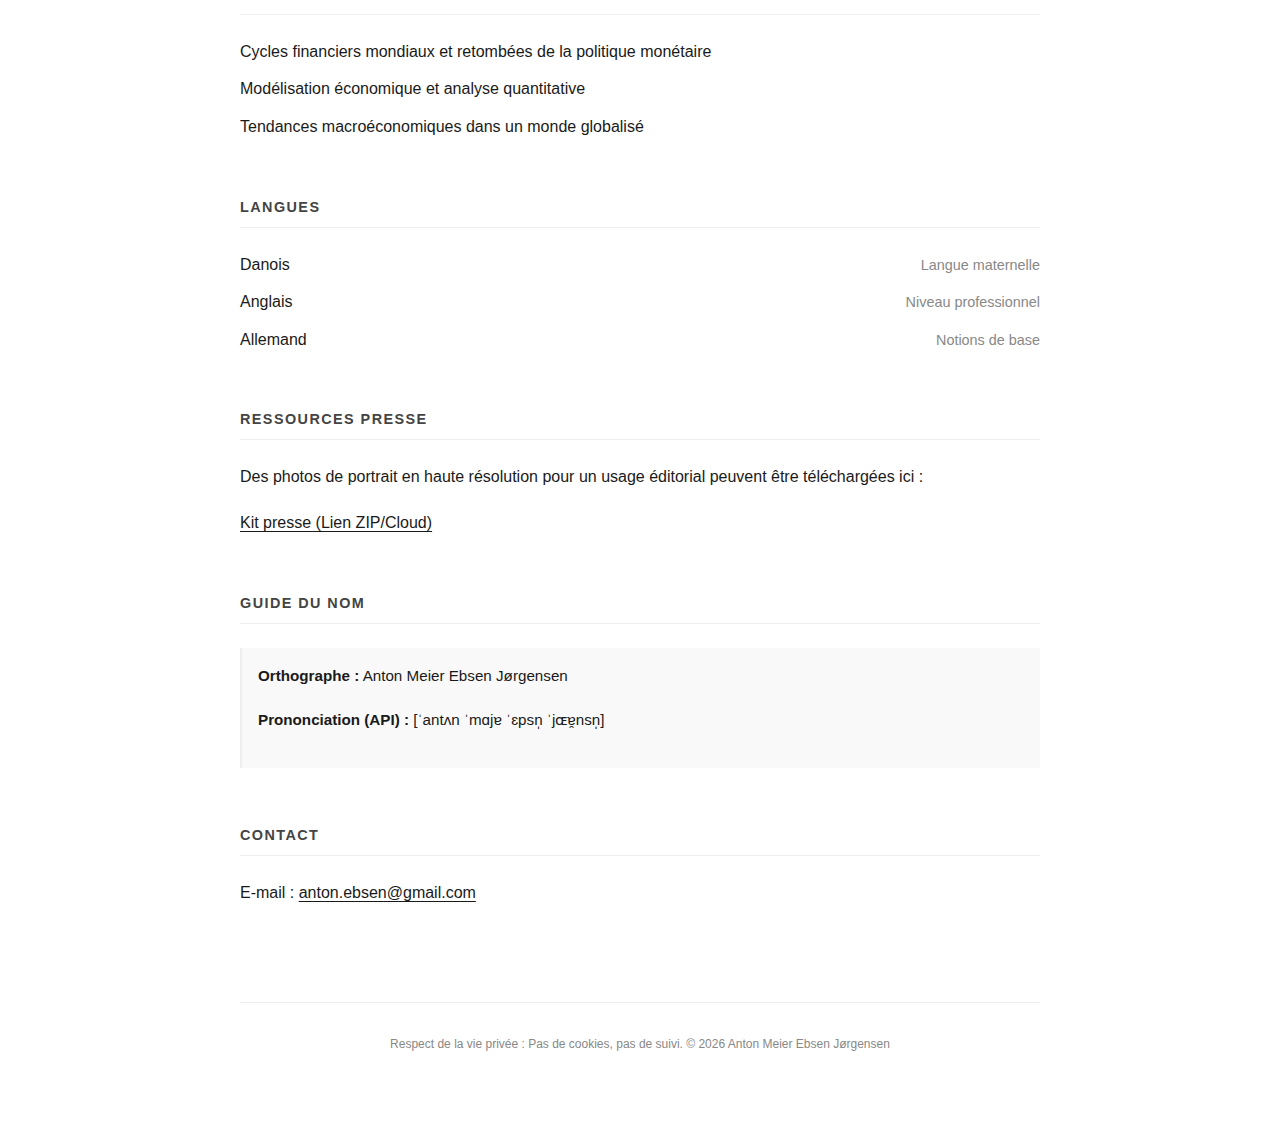
<file: fr/index.html>
<!DOCTYPE html>
<html lang="fr">

<head>
    <meta charset="UTF-8">
    <meta name="viewport" content="width=device-width, initial-scale=1.0">
    <title>Anton Meier Ebsen Jørgensen | Informations</title>
    <meta name="description"
        content="Informations factuelles sur Anton Meier Ebsen Jørgensen – Économiste, conférencier et auteur.">

    <link rel="canonical" href="https://antonebsen.info/fr/">
    <link rel="alternate" hreflang="da" href="https://antonebsen.info/">
    <link rel="alternate" hreflang="en" href="https://antonebsen.info/en/">
    <link rel="alternate" hreflang="de" href="https://antonebsen.info/de/">
    <link rel="alternate" hreflang="fr" href="https://antonebsen.info/fr/">
    <link rel="alternate" hreflang="x-default" href="https://antonebsen.info/">

    <!-- Open Graph / Facebook -->
    <meta property="og:type" content="website">
    <meta property="og:url" content="https://antonebsen.info/fr/">
    <meta property="og:title" content="Anton Meier Ebsen Jørgensen | Informations">
    <meta property="og:description"
        content="Informations factuelles sur Anton Meier Ebsen Jørgensen – Économiste, conférencier et auteur.">
    <meta property="og:image" content="https://antonebsen.info/og-card.png">
    <meta property="og:image:width" content="1200">
    <meta property="og:image:height" content="630">

    <!-- Twitter -->
    <meta property="twitter:card" content="summary_large_image">
    <meta property="twitter:url" content="https://antonebsen.info/fr/">
    <meta property="twitter:title" content="Anton Meier Ebsen Jørgensen | Informations">
    <meta property="twitter:description"
        content="Informations factuelles sur Anton Meier Ebsen Jørgensen – Économiste, conférencier et auteur.">
    <meta property="twitter:image" content="https://antonebsen.info/og-card.png">

    <link rel="stylesheet" href="../style.css">
    <link rel="icon" type="image/svg+xml" href="/favicon.svg">
    <link rel="apple-touch-icon" href="/favicon.svg">
    <link rel="manifest" href="/site.webmanifest">
    <link rel="author" href="/humans.txt">
    <meta name="theme-color" content="#1a1a1a">
    <meta http-equiv="X-Content-Type-Options" content="nosniff">

    <!-- Performance Hints -->
    <link rel="preconnect" href="https://fonts.googleapis.com">
    <link rel="preconnect" href="https://fonts.gstatic.com" crossorigin>
    <link rel="preconnect" href="https://www.linkedin.com" crossorigin>
    <link rel="dns-prefetch" href="https://antonebsen.dk">
    <link rel="dns-prefetch" href="https://antonebsen.eu">

    <script type="application/ld+json">
    [
      {
        "@context": "https://schema.org",
        "@type": "Person",
        "name": "Anton Meier Ebsen Jørgensen",
        "jobTitle": "Économiste",
        "url": "https://antonebsen.info/fr/",
        "sameAs": [
          "https://antonebsen.dk",
          "https://antonebsen.eu",
          "https://www.linkedin.com/in/antonebsen/"
        ],
        "alumniOf": {
          "@type": "CollegeOrUniversity",
          "name": "University of Copenhagen"
        }
      },
      {
        "@context": "https://schema.org",
        "@type": "WebSite",
        "url": "https://antonebsen.info/fr/",
        "name": "Anton Meier Ebsen Jørgensen | Informations"
      },
      {
        "@context": "https://schema.org",
        "@type": "BreadcrumbList",
        "itemListElement": [{
          "@type": "ListItem",
          "position": 1,
          "name": "Langue",
          "item": "https://antonebsen.info"
        }, {
          "@type": "ListItem",
          "position": 2,
          "name": "Français",
          "item": "https://antonebsen.info/fr/"
        }]
      }
    ]
    </script>
</head>

<body>
    <div class="container">
        <header>
            <div class="header-content">
                <h1>Anton Meier Ebsen Jørgensen</h1>
                <p class="subtitle">Économiste | Conférencier | Auteur</p>
            </div>
            <nav class="lang-switcher" aria-label="Sélecteur de langue">
                <a href="/" aria-label="Version danoise">DA</a>
                <span>|</span>
                <a href="/en/" aria-label="Version anglaise">EN</a>
                <span>|</span>
                <a href="/de/" aria-label="Version allemande">DE</a>
                <span>|</span>
                <a href="/fr/" class="active" aria-current="page">FR</a>
            </nav>
        </header>

        <main>
            <section id="biographie" class="bio-section">
                <h2>Biographie</h2>
                <div class="bio-content">
                    <h3>Courte (3ème personne)</h3>
                    <p>
                        Anton Meier Ebsen Jørgensen est un économiste (M.Sc. Econ.) spécialisé dans la modélisation
                        macroéconomique et la politique monétaire.
                        Il combine l'analyse quantitative avec la communication de tendances économiques complexes.
                    </p>
                </div>
                <div class="bio-content">
                    <h3>Détaillée (3ème personne)</h3>
                    <p>
                        Anton Meier Ebsen Jørgensen est titulaire d'un master en économie (cand.polit.) de l'Université
                        de
                        Copenhague.
                        Ses travaux académiques se situent à l'intersection de l'économétrie et de la macroéconomie
                        internationale, avec un intérêt
                        particulier pour les cycles financiers mondiaux et les effets de propagation de la politique
                        monétaire américaine sur l'économie mondiale.
                    </p>
                    <p>
                        Dans son travail professionnel, il traite de modèles économiques avancés et d'analyses de
                        données,
                        utilisant des outils
                        tels que Python, SAS et GAMS pour éclairer des questions complexes. En plus de ses travaux
                        techniques, il est une voix active
                        dans le débat économique à travers des conférences et des contributions écrites, s'attachant à
                        rendre la théorie économique
                        accessible et pertinente pour un public plus large.
                    </p>
                </div>
            </section>

            <section id="formation">
                <h2>Formation</h2>
                <ul class="meta-list">
                    <li>
                        <span>Master en Économie (Université de Copenhague)</span>
                        <span class="meta-value">2024</span>
                    </li>
                    <li>
                        <span>Licence en Économie (Université de Copenhague)</span>
                        <span class="meta-value">2022</span>
                    </li>
                </ul>
            </section>

            <section id="presence">
                <h2>Présence en ligne</h2>
                <ul>
                    <li>Site personnel : <a href="https://antonebsen.dk" target="_blank"
                            rel="noopener me">antonebsen.dk</a>
                    </li>
                    <li>Profil professionnel UE : <a href="https://antonebsen.eu" target="_blank"
                            rel="noopener me">antonebsen.eu</a></li>
                    <li>LinkedIn : <a href="https://www.linkedin.com/in/antonebsen/" target="_blank"
                            rel="noopener me">linkedin.com/in/antonebsen</a></li>
                </ul>
            </section>

            <section id="media">
                <h2>Apparitions publiques & médias</h2>
                <ul class="media-list">
                    <li>
                        <span>The Global Financial Cycle Revisited: The Spillover Effects of US Monetary Policy to the
                            Global Economy (Analyse)</span>
                        <span class="media-year">2024</span>
                    </li>
                </ul>
            </section>

            <section id="expertise">
                <h2>Expertise pour les médias</h2>
                <p>Disponible pour des commentaires et analyses dans les domaines suivants :</p>
                <ul>
                    <li>Politique monétaire américaine (indépendance, décisions sur les taux, communication)</li>
                    <li>Cycles financiers mondiaux et flux de capitaux internationaux</li>
                    <li>Effets de propagation de la politique monétaire sur l'économie mondiale</li>
                    <li>Modélisation économique et analyse quantitative de données</li>
                </ul>
            </section>

            <section id="conferences">
                <h2>Thèmes de conférences</h2>
                <ul>
                    <li>Cycles financiers mondiaux et retombées de la politique monétaire</li>
                    <li>Modélisation économique et analyse quantitative</li>
                    <li>Tendances macroéconomiques dans un monde globalisé</li>
                </ul>
            </section>

            <section id="langues">
                <h2>Langues</h2>
                <ul class="meta-list">
                    <li><span>Danois</span> <span class="meta-value">Langue maternelle</span></li>
                    <li><span>Anglais</span> <span class="meta-value">Niveau professionnel</span></li>
                    <li><span>Allemand</span> <span class="meta-value">Notions de base</span></li>
                </ul>
            </section>

            <section id="presse">
                <h2>Ressources presse</h2>
                <p>Des photos de portrait en haute résolution pour un usage éditorial peuvent être téléchargées ici :
                </p>
                <ul>
                    <li><a href="#" target="_blank">Kit presse (Lien ZIP/Cloud)</a></li>
                </ul>
            </section>

            <section id="guide-nom">
                <h2>Guide du nom</h2>
                <div class="guide-box">
                    <p><strong>Orthographe :</strong> Anton Meier Ebsen Jørgensen</p>
                    <p><strong>Prononciation (API) :</strong> [ˈantʌn ˈmɑjɐ ˈɛpsn̩ ˈjɶɐ̯nsn̩]</p>
                </div>
            </section>

            <section id="contact">
                <h2>Contact</h2>
                <p>E-mail : <a href="mailto:anton.ebsen@gmail.com" id="email-link">anton.ebsen@gmail.com</a><span
                        id="copy-msg" class="copy-feedback">Copié !</span></p>
            </section>
        </main>
        <footer>
            <p>Respect de la vie privée : Pas de cookies, pas de suivi. &copy; 2026 Anton Meier Ebsen Jørgensen</p>
        </footer>
    </div>

    <script>
        if ('serviceWorker' in navigator) {
            window.addEventListener('load', () => {
                navigator.serviceWorker.register('/sw.js').then(reg => {
                    reg.addEventListener('updatefound', () => {
                        const newWorker = reg.installing;
                        newWorker.addEventListener('statechange', () => {
                            if (newWorker.state === 'installed' && navigator.serviceWorker.controller) {
                                window.location.reload();
                            }
                        });
                    });
                });
            });
        }

        document.getElementById('email-link').addEventListener('click', function (e) {
            e.preventDefault();
            const email = "anton.ebsen@gmail.com";
            navigator.clipboard.writeText(email).then(() => {
                const msg = document.getElementById('copy-msg');
                msg.classList.add('show');
                setTimeout(() => msg.classList.remove('show'), 2000);
            });
        });
    </script>
</body>

</html>
</file>
<file: style.css>
@import url('https://fonts.googleapis.com/css2?family=Inter:wght@300;400;500;600&display=swap');

:root {
    --bg: #ffffff;
    --text: #1a1a1a;
    --subtitle-text: #666;
    --heading-border: #eee;
    --heading-text: #444;
    --meta-text: #888;
    --link-hover: #000;
    --lang-inactive: #888;
    --lang-divider: #eee;
    --guide-bg: #f9f9f9;
    --guide-border: #eee;
}

@media (prefers-color-scheme: dark) {
    :root {
        --bg: #121212;
        --text: #e0e0e0;
        --subtitle-text: #aaa;
        --heading-border: #333;
        --heading-text: #bbb;
        --meta-text: #999;
        --link-hover: #fff;
        --lang-inactive: #666;
        --lang-divider: #222;
        --guide-bg: #1a1a1a;
        --guide-border: #333;
    }
}

body {
    background-color: var(--bg);
    color: var(--text);
    font-family: 'Inter', -apple-system, BlinkMacSystemFont, "Segoe UI", Roboto, sans-serif;
    line-height: 1.6;
    margin: 0;
    padding: 0;
    display: flex;
    justify-content: center;
    transition: background-color 0.4s ease, color 0.4s ease;
    -webkit-font-smoothing: antialiased;
    -moz-osx-font-smoothing: grayscale;
}

.container {
    max-width: 800px;
    width: 100%;
    padding: 4rem 2rem;
}

header {
    margin-bottom: 4rem;
    display: flex;
    justify-content: space-between;
    align-items: flex-start;
}

.header-content {
    flex-grow: 1;
}

.lang-switcher {
    font-size: 0.8rem;
    font-weight: 500;
    letter-spacing: 0.05em;
    color: var(--lang-inactive);
}

.lang-switcher a {
    text-decoration: none;
    padding: 0 0.25rem;
    color: inherit;
}

.lang-switcher a:hover {
    color: var(--link-hover);
}

.lang-switcher a.active {
    color: var(--text);
    text-decoration: underline;
    text-underline-offset: 4px;
}

.lang-switcher span {
    color: var(--lang-divider);
    user-select: none;
}

h1 {
    font-size: 1.75rem;
    font-weight: 600;
    margin: 0;
}

.subtitle {
    font-size: 1rem;
    color: var(--subtitle-text);
    margin-top: 0.25rem;
}

section {
    margin-bottom: 3.5rem;
}

h2 {
    font-size: 0.9rem;
    font-weight: 600;
    text-transform: uppercase;
    letter-spacing: 0.1em;
    margin-bottom: 1.5rem;
    border-bottom: 1px solid var(--heading-border);
    padding-bottom: 0.5rem;
    color: var(--heading-text);
}

p {
    margin: 0 0 1.25rem 0;
}

.bio-section h3 {
    font-size: 0.85rem;
    font-weight: 600;
    color: var(--meta-text);
    text-transform: uppercase;
    margin-bottom: 0.75rem;
}

.bio-content {
    margin-bottom: 2rem;
}

ul {
    list-style: none;
    padding: 0;
    margin: 0;
}

li {
    margin-bottom: 0.75rem;
}

a {
    color: inherit;
    text-decoration: underline;
    text-underline-offset: 3px;
    text-decoration-thickness: 1px;
}

a:hover {
    color: var(--link-hover);
    text-decoration-thickness: 2px;
}

.media-list li,
.meta-list li {
    display: flex;
    justify-content: space-between;
    align-items: baseline;
    gap: 1rem;
}

.media-year,
.meta-value {
    color: var(--meta-text);
    font-size: 0.9rem;
    white-space: nowrap;
}

.guide-box {
    background: var(--guide-bg);
    padding: 1rem;
    border-left: 2px solid var(--guide-border);
    font-size: 0.95rem;
}

@media (max-width: 600px) {
    .container {
        padding: 3rem 1.5rem;
    }

    .media-list li,
    .meta-list li {
        flex-direction: column;
        gap: 0.25rem;
    }
}

/* UX Enhancements */
.copy-feedback {
    display: inline-block;
    font-size: 0.75rem;
    color: #27ae60;
    margin-left: 0.75rem;
    opacity: 0;
    transition: opacity 0.3s ease;
}

.copy-feedback.show {
    opacity: 1;
}

#contact a {
    cursor: copy;
}

footer {
    margin-top: 6rem;
    padding-top: 2rem;
    border-top: 1px solid var(--heading-border);
    font-size: 0.75rem;
    color: var(--meta-text);
    text-align: center;
}

@media print {
    body {
        background: #fff !important;
        color: #000 !important;
        font-size: 11pt;
    }

    .container {
        max-width: 100%;
        padding: 0;
    }

    .lang-switcher {
        display: none;
    }

    h2 {
        border-bottom: 1px solid #000;
        color: #000;
    }

    a {
        text-decoration: none;
    }

    a::after {
        content: " (" attr(href) ")";
        font-size: 0.8rem;
        color: #444;
    }

    .guide-box {
        background: transparent;
        border: 1px solid #eee;
    }
}
</file>
